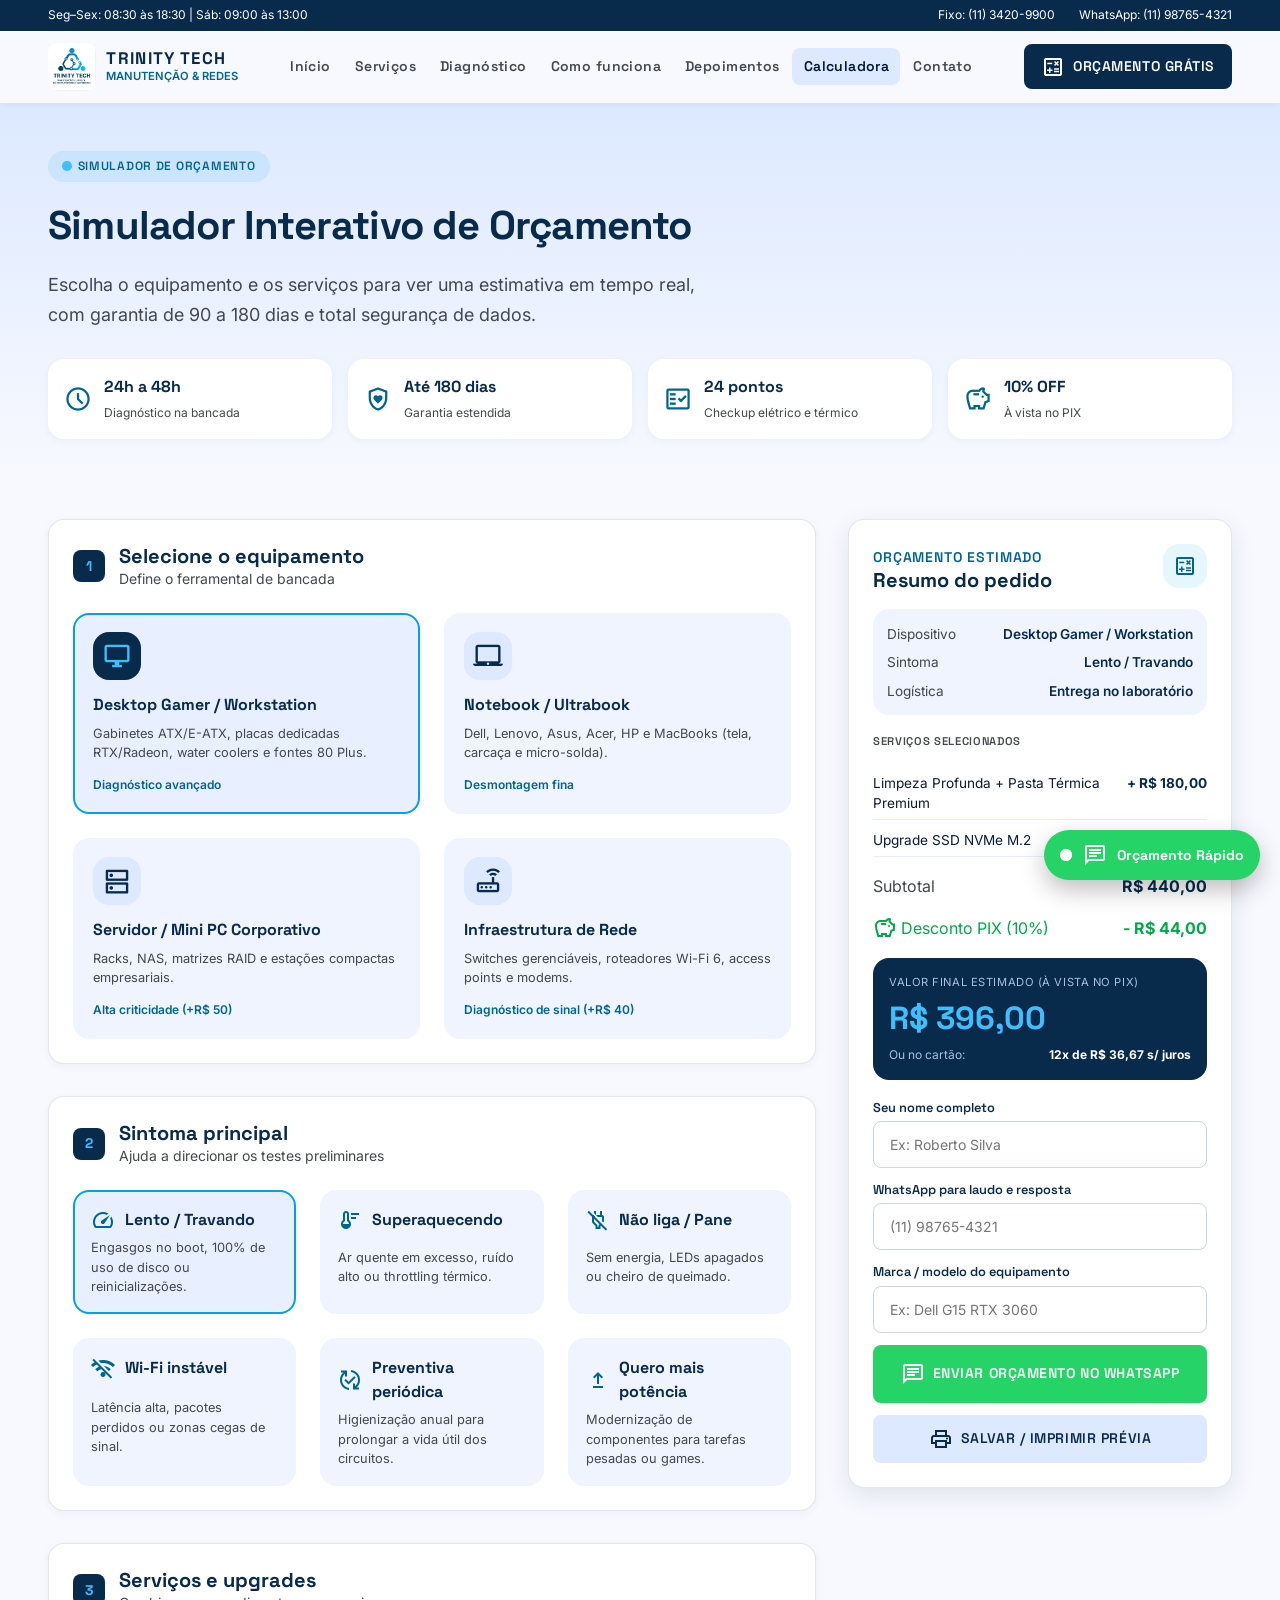
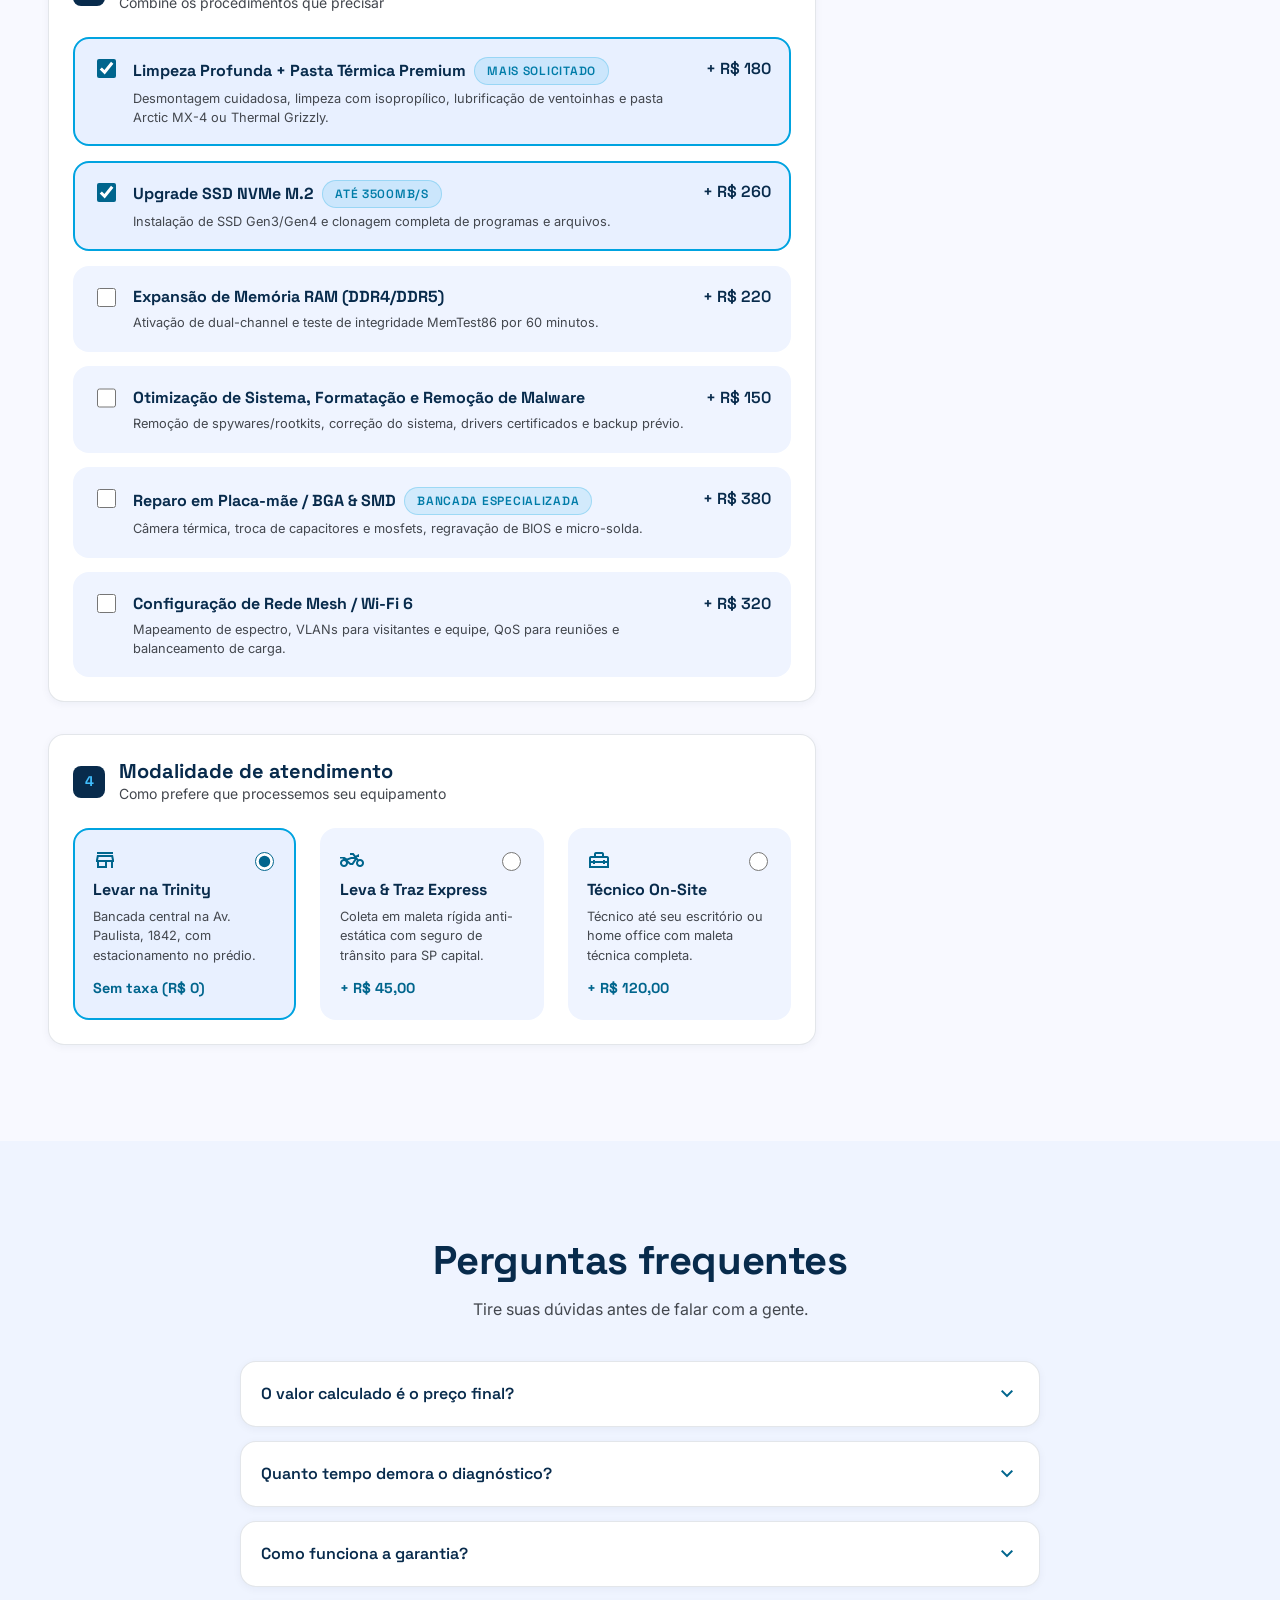
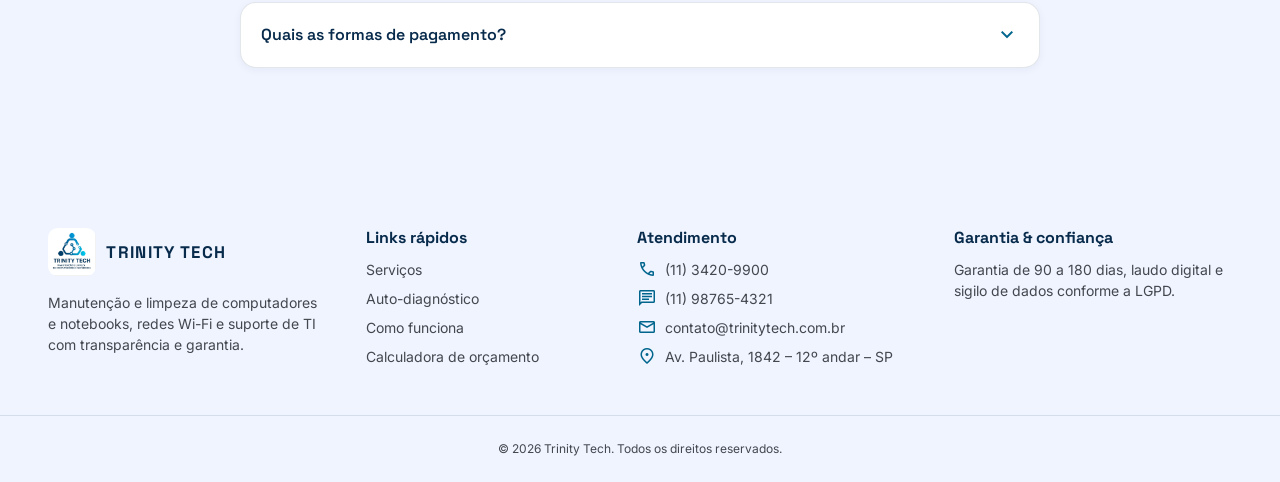
<file: orcamento.html>
<!DOCTYPE html>
<html lang="pt-BR">
<head>
<meta charset="utf-8">
<meta name="viewport" content="width=device-width, initial-scale=1">
<title>Calculadora de Orçamento | Trinity Tech</title>
<meta name="description" content="Simule em tempo real o orçamento de manutenção, limpeza, upgrades e redes para seu computador ou notebook.">
<meta name="theme-color" content="#082b4c">
<link rel="icon" type="image/png" href="assets/img/logo.png">
<link rel="preconnect" href="https://fonts.googleapis.com">
<link rel="preconnect" href="https://fonts.gstatic.com" crossorigin>
<link href="https://fonts.googleapis.com/css2?family=Inter:wght@400;500;600&family=Space+Grotesk:wght@500;600;700&display=swap" rel="stylesheet">
<link href="https://fonts.googleapis.com/css2?family=Material+Symbols+Outlined:opsz,wght,FILL,GRAD@24,400,0,0&display=swap" rel="stylesheet">
<link rel="stylesheet" href="css/style.css">
</head>
<body>
<header class="site-header">
  <div class="topbar"><div class="container topbar-in">
    <span>Seg–Sex: 08:30 às 18:30 | Sáb: 09:00 às 13:00</span>
    <span class="topbar-r"><span>Fixo: (11) 3420-9900</span><span>WhatsApp: (11) 98765-4321</span></span>
  </div></div>
  <div class="container nav-row">
    <a class="brand" href="index.html" aria-label="Trinity Tech - início">
      <img src="assets/img/logo.png" alt="Logo Trinity Tech" width="48" height="48">
      <span><strong>Trinity Tech</strong><small>Manutenção &amp; Redes</small></span>
    </a>
    <nav id="menu" class="nav" aria-label="Principal"><a href="index.html">Início</a><a href="index.html#servicos">Serviços</a><a href="index.html#diagnostico">Diagnóstico</a><a href="index.html#processo">Como funciona</a><a href="index.html#depoimentos">Depoimentos</a><a href="orcamento.html" aria-current="page">Calculadora</a><a href="index.html#contato">Contato</a></nav>
    <a class="btn btn-navy nav-cta" href="orcamento.html"><span class="material-symbols-outlined " aria-hidden="true">calculate</span><span>Orçamento Grátis</span></a>
    <button class="menu-btn" id="menu-btn" aria-label="Abrir menu" aria-expanded="false" aria-controls="menu"><span class="material-symbols-outlined " aria-hidden="true">menu</span></button>
  </div>
</header>
<main>

<section class="page-hero"><div class="container">
  <span class="pill pill-light"><i class="dot"></i>Simulador de orçamento</span>
  <h1>Simulador Interativo de Orçamento</h1>
  <p class="lead">Escolha o equipamento e os serviços para ver uma estimativa em tempo real, com garantia de 90 a 180 dias e total segurança de dados.</p>
  <ul class="metrics"><li><span class="material-symbols-outlined " aria-hidden="true">schedule</span><span><strong>24h a 48h</strong><small>Diagnóstico na bancada</small></span></li><li><span class="material-symbols-outlined " aria-hidden="true">shield_with_heart</span><span><strong>Até 180 dias</strong><small>Garantia estendida</small></span></li><li><span class="material-symbols-outlined " aria-hidden="true">fact_check</span><span><strong>24 pontos</strong><small>Checkup elétrico e térmico</small></span></li><li><span class="material-symbols-outlined " aria-hidden="true">savings</span><span><strong>10% OFF</strong><small>À vista no PIX</small></span></li></ul>
</div></section>

<section class="section tight"><div class="container calc">
  <div class="calc-main">
    <div class="card panel"><header><span class="n">1</span><div><h2>Selecione o equipamento</h2><p>Define o ferramental de bancada</p></div></header><div class="grid g2" id="devices"><button type="button" class="opt active" data-device="Desktop Gamer / Workstation" data-fee="0" aria-pressed="true"><span class="ico"><span class="material-symbols-outlined " aria-hidden="true">desktop_windows</span></span><strong>Desktop Gamer / Workstation</strong><span class="d">Gabinetes ATX/E-ATX, placas dedicadas RTX/Radeon, water coolers e fontes 80 Plus.</span><span class="tag">Diagnóstico avançado</span></button><button type="button" class="opt" data-device="Notebook / Ultrabook" data-fee="0" aria-pressed="false"><span class="ico"><span class="material-symbols-outlined " aria-hidden="true">laptop_mac</span></span><strong>Notebook / Ultrabook</strong><span class="d">Dell, Lenovo, Asus, Acer, HP e MacBooks (tela, carcaça e micro-solda).</span><span class="tag">Desmontagem fina</span></button><button type="button" class="opt" data-device="Servidor / Mini PC Corporativo" data-fee="50" aria-pressed="false"><span class="ico"><span class="material-symbols-outlined " aria-hidden="true">dns</span></span><strong>Servidor / Mini PC Corporativo</strong><span class="d">Racks, NAS, matrizes RAID e estações compactas empresariais.</span><span class="tag">Alta criticidade (+R$ 50)</span></button><button type="button" class="opt" data-device="Infraestrutura de Rede" data-fee="40" aria-pressed="false"><span class="ico"><span class="material-symbols-outlined " aria-hidden="true">router</span></span><strong>Infraestrutura de Rede</strong><span class="d">Switches gerenciáveis, roteadores Wi-Fi 6, access points e modems.</span><span class="tag">Diagnóstico de sinal (+R$ 40)</span></button></div></div>
    <div class="card panel"><header><span class="n">2</span><div><h2>Sintoma principal</h2><p>Ajuda a direcionar os testes preliminares</p></div></header><div class="grid g3" id="symptoms"><button type="button" class="opt opt-sm active" data-symptom="Lento / Travando" aria-pressed="true"><span class="opt-h"><span class="material-symbols-outlined " aria-hidden="true">speed</span><strong>Lento / Travando</strong></span><span class="d">Engasgos no boot, 100% de uso de disco ou reinicializações.</span></button><button type="button" class="opt opt-sm" data-symptom="Superaquecendo" aria-pressed="false"><span class="opt-h"><span class="material-symbols-outlined " aria-hidden="true">thermostat</span><strong>Superaquecendo</strong></span><span class="d">Ar quente em excesso, ruído alto ou throttling térmico.</span></button><button type="button" class="opt opt-sm" data-symptom="Não liga / Pane" aria-pressed="false"><span class="opt-h"><span class="material-symbols-outlined " aria-hidden="true">power_off</span><strong>Não liga / Pane</strong></span><span class="d">Sem energia, LEDs apagados ou cheiro de queimado.</span></button><button type="button" class="opt opt-sm" data-symptom="Wi-Fi instável" aria-pressed="false"><span class="opt-h"><span class="material-symbols-outlined " aria-hidden="true">wifi_off</span><strong>Wi-Fi instável</strong></span><span class="d">Latência alta, pacotes perdidos ou zonas cegas de sinal.</span></button><button type="button" class="opt opt-sm" data-symptom="Preventiva periódica" aria-pressed="false"><span class="opt-h"><span class="material-symbols-outlined " aria-hidden="true">published_with_changes</span><strong>Preventiva periódica</strong></span><span class="d">Higienização anual para prolongar a vida útil dos circuitos.</span></button><button type="button" class="opt opt-sm" data-symptom="Quero mais potência" aria-pressed="false"><span class="opt-h"><span class="material-symbols-outlined " aria-hidden="true">upgrade</span><strong>Quero mais potência</strong></span><span class="d">Modernização de componentes para tarefas pesadas ou games.</span></button></div></div>
    <div class="card panel"><header><span class="n">3</span><div><h2>Serviços e upgrades</h2><p>Combine os procedimentos que precisar</p></div></header><div class="stack" id="services"><label class="check-card"><input type="checkbox" class="svc-in" value="180" data-name="Limpeza Profunda + Pasta Térmica Premium" checked><span class="cc-main"><span class="cc-t"><strong>Limpeza Profunda + Pasta Térmica Premium</strong><span class=chip>Mais solicitado</span></span><span class="d">Desmontagem cuidadosa, limpeza com isopropílico, lubrificação de ventoinhas e pasta Arctic MX-4 ou Thermal Grizzly.</span></span><span class="cc-p">+ R$ 180</span></label><label class="check-card"><input type="checkbox" class="svc-in" value="260" data-name="Upgrade SSD NVMe M.2" checked><span class="cc-main"><span class="cc-t"><strong>Upgrade SSD NVMe M.2</strong><span class=chip>Até 3500MB/s</span></span><span class="d">Instalação de SSD Gen3/Gen4 e clonagem completa de programas e arquivos.</span></span><span class="cc-p">+ R$ 260</span></label><label class="check-card"><input type="checkbox" class="svc-in" value="220" data-name="Expansão de Memória RAM (DDR4/DDR5)"><span class="cc-main"><span class="cc-t"><strong>Expansão de Memória RAM (DDR4/DDR5)</strong></span><span class="d">Ativação de dual-channel e teste de integridade MemTest86 por 60 minutos.</span></span><span class="cc-p">+ R$ 220</span></label><label class="check-card"><input type="checkbox" class="svc-in" value="150" data-name="Otimização de Sistema, Formatação e Remoção de Malware"><span class="cc-main"><span class="cc-t"><strong>Otimização de Sistema, Formatação e Remoção de Malware</strong></span><span class="d">Remoção de spywares/rootkits, correção do sistema, drivers certificados e backup prévio.</span></span><span class="cc-p">+ R$ 150</span></label><label class="check-card"><input type="checkbox" class="svc-in" value="380" data-name="Reparo em Placa-mãe / BGA & SMD"><span class="cc-main"><span class="cc-t"><strong>Reparo em Placa-mãe / BGA & SMD</strong><span class=chip>Bancada especializada</span></span><span class="d">Câmera térmica, troca de capacitores e mosfets, regravação de BIOS e micro-solda.</span></span><span class="cc-p">+ R$ 380</span></label><label class="check-card"><input type="checkbox" class="svc-in" value="320" data-name="Configuração de Rede Mesh / Wi-Fi 6"><span class="cc-main"><span class="cc-t"><strong>Configuração de Rede Mesh / Wi-Fi 6</strong></span><span class="d">Mapeamento de espectro, VLANs para visitantes e equipe, QoS para reuniões e balanceamento de carga.</span></span><span class="cc-p">+ R$ 320</span></label></div></div>
    <div class="card panel"><header><span class="n">4</span><div><h2>Modalidade de atendimento</h2><p>Como prefere que processemos seu equipamento</p></div></header><div class="grid g3" id="logistics"><label class="check-card col"><span class="cc-top"><span class="material-symbols-outlined " aria-hidden="true">store</span><input type="radio" name="logistics" value="0" data-name="Entrega no laboratório (Paulista)" checked></span><strong>Levar na Trinity</strong><span class="d">Bancada central na Av. Paulista, 1842, com estacionamento no prédio.</span><span class="price">Sem taxa (R$ 0)</span></label><label class="check-card col"><span class="cc-top"><span class="material-symbols-outlined " aria-hidden="true">two_wheeler</span><input type="radio" name="logistics" value="45" data-name="Coleta e entrega express"></span><strong>Leva & Traz Express</strong><span class="d">Coleta em maleta rígida anti-estática com seguro de trânsito para SP capital.</span><span class="price">+ R$ 45,00</span></label><label class="check-card col"><span class="cc-top"><span class="material-symbols-outlined " aria-hidden="true">home_repair_service</span><input type="radio" name="logistics" value="120" data-name="Técnico on-site"></span><strong>Técnico On-Site</strong><span class="d">Técnico até seu escritório ou home office com maleta técnica completa.</span><span class="price">+ R$ 120,00</span></label></div></div>
  </div>
  <aside class="summary card" aria-label="Resumo do orçamento">
    <header><div><small class="eyebrow">Orçamento estimado</small><h2>Resumo do pedido</h2></div><span class="ico sm"><span class="material-symbols-outlined " aria-hidden="true">calculate</span></span></header>
    <dl class="sum-meta"><div><dt>Dispositivo</dt><dd id="s-device"></dd></div><div><dt>Sintoma</dt><dd id="s-symptom"></dd></div><div><dt>Logística</dt><dd id="s-logistics"></dd></div></dl>
    <p class="sum-label">Serviços selecionados</p>
    <div class="sum-list" id="s-list"></div>
    <div class="sum-line"><span>Subtotal</span><strong id="s-subtotal"></strong></div>
    <div class="sum-line disc"><span><span class="material-symbols-outlined " aria-hidden="true">savings</span> Desconto PIX (10%)</span><strong id="s-discount"></strong></div>
    <div class="total"><small>Valor final estimado (à vista no PIX)</small><strong id="s-total"></strong><div><span>Ou no cartão:</span><b id="s-inst"></b></div></div>
    <form id="lead-form" class="form compact" novalidate>
      <label>Seu nome completo<input id="lead-name" placeholder="Ex: Roberto Silva" required autocomplete="name"></label>
      <label>WhatsApp para laudo e resposta<input id="lead-phone" type="tel" placeholder="(11) 98765-4321" required autocomplete="tel"></label>
      <label>Marca / modelo do equipamento<input id="lead-specs" placeholder="Ex: Dell G15 RTX 3060"></label>
      <button class="btn btn-wa btn-lg btn-block" type="submit"><span class="material-symbols-outlined " aria-hidden="true">chat</span><span>Enviar orçamento no WhatsApp</span></button>
      <button class="btn btn-soft btn-block" type="button" id="print-btn"><span class="material-symbols-outlined " aria-hidden="true">print</span><span>Salvar / imprimir prévia</span></button>
      <p class="form-err" id="lead-error" role="alert" hidden>Preencha nome e WhatsApp para enviar.</p>
    </form>
  </aside>
</div></section>

<section class="section section-alt"><div class="container narrow">
  <header class="sec-head center"><h2>Perguntas frequentes</h2><p>Tire suas dúvidas antes de falar com a gente.</p></header>
  <div class="stack"><details class="card faq"><summary>O valor calculado é o preço final?<span class="material-symbols-outlined " aria-hidden="true">expand_more</span></summary><p>O simulador dá uma estimativa para os serviços selecionados. Ao receber o equipamento na bancada, confirmamos se não há danos ocultos. Na maioria dos casos o valor se mantém.</p></details><details class="card faq"><summary>Quanto tempo demora o diagnóstico?<span class="material-symbols-outlined " aria-hidden="true">expand_more</span></summary><p>Preventivas e upgrades de SSD/RAM costumam levar 24 horas úteis. Panes elétricas complexas e recuperação de dados têm laudo em até 48 horas úteis.</p></details><details class="card faq"><summary>Como funciona a garantia?<span class="material-symbols-outlined " aria-hidden="true">expand_more</span></summary><p>Serviços de higienização e manutenção têm garantia de 90 dias. Componentes novos instalados por nós (SSD, RAM) têm garantia de 180 dias a 1 ano.</p></details><details class="card faq"><summary>Quais as formas de pagamento?<span class="material-symbols-outlined " aria-hidden="true">expand_more</span></summary><p>10% de desconto à vista no PIX. No cartão, até 12x sem juros. O pagamento é feito só após os testes e a sua aprovação.</p></details></div>
</div></section>

</main>
<a class="wa-float" href="https://wa.me/5511987654321?text=Ol%C3%A1%2C%20estou%20no%20site%20da%20Trinity%20Tech%20e%20gostaria%20de%20um%20or%C3%A7amento." target="_blank" rel="noopener noreferrer" aria-label="Chamar no WhatsApp">
  <span class="pulse"></span><span class="material-symbols-outlined " aria-hidden="true">chat</span><span class="wa-txt">Orçamento Rápido</span>
</a>
<footer class="site-footer">
  <div class="container foot-grid">
    <div>
      <a class="brand" href="index.html"><img src="assets/img/logo.png" alt="" width="48" height="48"><span><strong>Trinity Tech</strong></span></a>
      <p>Manutenção e limpeza de computadores e notebooks, redes Wi-Fi e suporte de TI com transparência e garantia.</p>
    </div>
    <div><h4>Links rápidos</h4><ul>
      <li><a href="index.html#servicos">Serviços</a></li><li><a href="index.html#diagnostico">Auto-diagnóstico</a></li>
      <li><a href="index.html#processo">Como funciona</a></li><li><a href="orcamento.html">Calculadora de orçamento</a></li></ul></div>
    <div><h4>Atendimento</h4><ul class="contact">
      <li><span class="material-symbols-outlined " aria-hidden="true">call</span>(11) 3420-9900</li><li><span class="material-symbols-outlined " aria-hidden="true">chat</span>(11) 98765-4321</li>
      <li><span class="material-symbols-outlined " aria-hidden="true">mail</span>contato@trinitytech.com.br</li><li><span class="material-symbols-outlined " aria-hidden="true">location_on</span>Av. Paulista, 1842 – 12º andar – SP</li></ul></div>
    <div><h4>Garantia &amp; confiança</h4><p>Garantia de 90 a 180 dias, laudo digital e sigilo de dados conforme a LGPD.</p></div>
  </div>
  <div class="container foot-copy">© <span id="ano">2026</span> Trinity Tech. Todos os direitos reservados.</div>
</footer>
<script src="js/main.js"></script>
<script src="js/calculadora.js"></script>
</body>
</html>
</file>
<file: css/style.css>
/* ===== Trinity Tech — Precision Tech Vanguard ===== */
:root{
  --primary:#00162e;--navy:#082b4c;--navy-2:#0c3b66;--cyan:#00a3e0;--cyan-d:#00658d;--cyan-l:#41befd;
  --wa:#25d366;--wa-d:#20ba59;--bg:#f8f9ff;--s1:#eff4ff;--s2:#e5eeff;--s3:#dce9ff;--white:#fff;
  --ink:#0b1c30;--muted:#43474e;--outline:#73777f;--line:rgba(100,116,139,.18);
  --err-bg:#ffdad6;--err:#93000a;--amber:#f59e0b;
  --r:.5rem;--r-lg:1rem;--r-xl:1.5rem;
  --ff-h:'Space Grotesk',system-ui,sans-serif;--ff-b:'Inter',system-ui,sans-serif;
  --shadow:0 2px 8px rgba(8,43,76,.05);--shadow-h:0 8px 24px rgba(0,163,224,.14);
}
*,*::before,*::after{box-sizing:border-box}
html{scroll-behavior:smooth;scroll-padding-top:110px}
body{margin:0;font-family:var(--ff-b);font-size:1rem;line-height:1.5;color:var(--ink);background:var(--bg);-webkit-font-smoothing:antialiased}
img{max-width:100%;display:block}
a{color:inherit;text-decoration:none}
ul,ol{margin:0;padding:0;list-style:none}
h1,h2,h3,h4,p,figure,blockquote,dl,dd{margin:0}
h1,h2,h3,h4{font-family:var(--ff-h);color:var(--navy);line-height:1.2}
button,input,select,textarea{font:inherit;color:inherit}
button{cursor:pointer}
:focus-visible{outline:2px solid var(--cyan);outline-offset:2px}
.material-symbols-outlined{font-size:24px;line-height:1;vertical-align:middle;user-select:none;flex-shrink:0}
.container{width:100%;max-width:1280px;margin:0 auto;padding:0 1.25rem}
.narrow{max-width:56rem}
@media(min-width:1024px){.container{padding:0 3rem}}

/* ---- Buttons / chips ---- */
.btn{display:inline-flex;align-items:center;justify-content:center;gap:.5rem;padding:.7rem 1.25rem;border:1.5px solid transparent;border-radius:var(--r);font-family:var(--ff-h);font-weight:600;font-size:.875rem;letter-spacing:.04em;text-transform:uppercase;transition:.2s;text-align:center}
.btn-lg{padding:1rem 1.5rem}
.btn-block{width:100%}
.btn-navy{background:var(--navy);color:#fff}.btn-navy:hover{background:var(--navy-2);border-color:var(--cyan)}
.btn-wa{background:var(--wa);color:#fff}.btn-wa:hover{background:var(--wa-d);transform:scale(1.02);box-shadow:0 4px 14px rgba(37,211,102,.35)}
.btn-glass{background:rgba(255,255,255,.12);color:#fff}.btn-glass:hover{background:rgba(255,255,255,.22)}
.btn-cyan{background:var(--cyan-l);color:var(--primary)}.btn-cyan:hover{background:#fff}
.btn-soft{background:var(--s3);color:var(--navy)}.btn-soft:hover{background:var(--s2)}
.chip,.pill{display:inline-flex;align-items:center;gap:.35rem;font-family:var(--ff-h);font-weight:600;font-size:.75rem;letter-spacing:.06em;text-transform:uppercase}
.chip{padding:.25rem .75rem;border-radius:9999px;background:rgba(0,163,224,.12);color:#007ca8;border:1px solid rgba(0,163,224,.25)}
.chip .material-symbols-outlined{font-size:16px}
.chip-err{background:var(--err-bg);color:var(--err);border-color:transparent}
.chip-solid{background:var(--cyan-l);color:var(--primary);border-color:transparent}
.pill{padding:.4rem .9rem;border-radius:9999px;background:rgba(65,190,253,.2);color:#c6e7ff}
.pill-light{background:rgba(0,163,224,.1);color:var(--cyan-d)}
.dot{width:.6rem;height:.6rem;border-radius:50%;background:var(--cyan-l);animation:pulse 2s infinite}
@keyframes pulse{50%{opacity:.35}}
.eyebrow{display:inline-flex;align-items:center;gap:.4rem;color:var(--cyan-d);font-family:var(--ff-h);font-weight:600;font-size:.875rem;letter-spacing:.06em;text-transform:uppercase}
.ico{display:inline-flex;align-items:center;justify-content:center;width:3.5rem;height:3.5rem;border-radius:var(--r-lg);background:rgba(0,163,224,.1);color:var(--cyan-d);transition:.2s}
.ico .material-symbols-outlined{font-size:30px}
.ico.sm{width:2.75rem;height:2.75rem}.ico.sm .material-symbols-outlined{font-size:24px}
.ico.dark{background:rgba(65,190,253,.2);color:var(--cyan-l)}

/* ---- Header ---- */
.site-header{position:sticky;top:0;z-index:50;background:rgba(248,249,255,.92);backdrop-filter:blur(14px);box-shadow:0 1px 8px rgba(8,43,76,.07)}
.topbar{display:none;background:var(--navy);color:#fff;font-size:.75rem;padding:.4rem 0}
.topbar-in,.topbar-r{display:flex;gap:1.5rem;align-items:center;justify-content:space-between;flex-wrap:wrap}
@media(min-width:768px){.topbar{display:block}}
.nav-row{display:flex;align-items:center;justify-content:space-between;gap:1rem;height:4.5rem}
.brand{display:flex;align-items:center;gap:.65rem}
.brand img{width:48px;height:48px;border-radius:.6rem;object-fit:cover}
.brand strong{display:block;font-family:var(--ff-h);font-size:1.05rem;text-transform:uppercase;letter-spacing:.08em;color:var(--navy);line-height:1.1}
.brand small{display:block;font-size:.7rem;color:var(--cyan-d);font-weight:600;text-transform:uppercase}
.nav{display:none;position:absolute;top:100%;left:0;right:0;flex-direction:column;background:var(--bg);padding:.75rem 1.25rem 1.25rem;box-shadow:0 12px 24px rgba(8,43,76,.12)}
.nav.open{display:flex}
.nav a{padding:.75rem;border-radius:var(--r);font-family:var(--ff-h);font-weight:600;font-size:.875rem;letter-spacing:.03em;color:var(--muted);transition:.15s}
.nav a:hover{color:var(--ink);background:var(--s1)}
.nav a[aria-current]{background:var(--s3);color:var(--primary)}
.nav-cta{display:none}
.menu-btn{display:inline-flex;padding:.5rem;border:0;border-radius:var(--r);background:var(--s3);color:var(--navy)}
@media(min-width:1100px){
  .nav{display:flex;position:static;flex-direction:row;gap:.1rem;padding:0;background:none;box-shadow:none}
  .nav a{padding:.5rem .7rem}
  .menu-btn{display:none}
}
@media(min-width:640px){.nav-cta{display:inline-flex;padding:.6rem 1rem}}

/* ---- Hero ---- */
.hero,.page-hero{position:relative;overflow:hidden;color:#fff;background:var(--navy)}
.hero::before{content:"";position:absolute;inset:0;opacity:.1;background-image:url("data:image/svg+xml,%3Csvg xmlns='http://www.w3.org/2000/svg' width='64' height='64'%3E%3Cpath d='M16 0v16h16v16h32M0 48h32v16' fill='none' stroke='%23fff' stroke-width='1.5'/%3E%3Ccircle cx='16' cy='16' r='3' fill='%23fff'/%3E%3Ccircle cx='32' cy='32' r='3' fill='%23fff'/%3E%3Ccircle cx='48' cy='16' r='2' fill='%23fff'/%3E%3Ccircle cx='32' cy='48' r='2.5' fill='%23fff'/%3E%3C/svg%3E")}
.hero::after,.page-hero::after{content:"";position:absolute;inset:0;pointer-events:none;background:radial-gradient(circle at top right,rgba(0,163,224,.25),transparent 55%),radial-gradient(circle at bottom left,rgba(0,101,141,.35),transparent 50%)}
.hero-grid{position:relative;z-index:1;display:grid;gap:3rem;padding-top:4rem;padding-bottom:4rem;align-items:center}
.hero h1{font-size:2.25rem;line-height:1.15;letter-spacing:-.02em;color:#fff;margin:1.25rem 0}
.hero h1 em{font-style:normal;color:var(--cyan-l)}
.lead{font-size:1.125rem;line-height:1.7;color:#a9c0de;max-width:42rem}
.cta-row{display:flex;flex-wrap:wrap;gap:1rem;margin:2rem 0 1.5rem}
.trust{display:grid;grid-template-columns:repeat(2,1fr);gap:.75rem}
.trust li{display:flex;align-items:center;gap:.5rem;padding:.65rem;border-radius:var(--r);background:rgba(255,255,255,.08);font-size:.8rem;font-weight:500}
.trust .material-symbols-outlined{color:var(--cyan-l);font-size:20px}
.hero-card{background:var(--bg);border-radius:var(--r-xl);padding:.5rem;box-shadow:0 24px 48px rgba(0,0,0,.3);color:var(--ink)}
.photo{border-radius:var(--r-lg);overflow:hidden;height:20rem;background:linear-gradient(135deg,var(--navy-2),var(--cyan-d))}
.photo img{width:100%;height:100%;object-fit:cover}
.hc-body{padding:1.25rem;display:grid;gap:1rem}
.thermal{display:flex;align-items:center;justify-content:space-between;gap:1rem;padding:.9rem;border-radius:var(--r);background:var(--s1)}
.thermal small,.stats small,.mini-stats small{display:block;font-size:.75rem;color:var(--muted)}
.thermal small{text-transform:uppercase;font-weight:600}
.thermal strong{font-family:var(--ff-h);font-size:1.125rem;color:var(--navy)}
.stats{display:grid;grid-template-columns:repeat(3,1fr);gap:.5rem;text-align:center}
.stats div{background:var(--s2);padding:.65rem .25rem;border-radius:var(--r)}
.stats strong{font-family:var(--ff-h);font-size:1.05rem;color:var(--navy)}.stats .c{color:var(--cyan-d)}
@media(min-width:1024px){.hero-grid{grid-template-columns:7fr 5fr;padding-top:6rem;padding-bottom:6rem}.hero h1{font-size:3.5rem;line-height:1.14;letter-spacing:-.03em}.trust{grid-template-columns:repeat(4,1fr)}}

/* ---- Sections ---- */
.section{padding:4rem 0}.section.tight{padding-top:2rem}
.section-alt{background:var(--s1)}
.sec-head{max-width:42rem;margin-bottom:2.5rem;display:grid;gap:.75rem;justify-items:start}
.sec-head.center{margin-inline:auto;text-align:center;justify-items:center}
.sec-head h2,.contact-copy h2{font-size:1.75rem;line-height:1.2;letter-spacing:-.01em}
.sec-head p{color:var(--muted)}
@media(min-width:768px){.sec-head h2,.contact-copy h2{font-size:2.5rem;line-height:1.2}.section{padding:6rem 0}.section.tight{padding-top:2.5rem}}
.grid{display:grid;gap:1.5rem}
@media(min-width:768px){.g2{grid-template-columns:repeat(2,1fr)}.g3{grid-template-columns:repeat(2,1fr)}.g5{grid-template-columns:repeat(2,1fr)}}
@media(min-width:1024px){.g3{grid-template-columns:repeat(3,1fr)}.g5{grid-template-columns:repeat(5,1fr)}}

/* ---- Cards ---- */
.card{background:var(--white);border:1px solid var(--line);border-radius:var(--r-lg);box-shadow:var(--shadow);transition:.25s}
.svc,.diag{overflow:hidden}
.svc:hover,.diag:hover,.dep:hover{border-color:rgba(0,163,224,.4);box-shadow:var(--shadow-h)}
.svc{display:flex;flex-direction:column;justify-content:space-between}
.svc-body{padding:2rem;display:grid;gap:1rem;justify-items:start}
.svc:hover .ico{background:var(--cyan-d);color:#fff}
.svc h3{font-size:1.375rem;line-height:1.3}
.svc p,.diag p{font-size:.875rem;color:var(--muted);line-height:1.6}
.checks{display:grid;gap:.5rem;font-size:.8rem}
.checks li{display:flex;align-items:center;gap:.5rem}
.checks .material-symbols-outlined{color:var(--cyan-d);font-size:18px}
.svc-foot{display:flex;align-items:center;justify-content:space-between;gap:1rem;padding:1.25rem 2rem;background:var(--s1);font-family:var(--ff-h);font-size:.875rem;color:var(--navy)}
.link{display:inline-flex;align-items:center;gap:.25rem;color:var(--cyan-d);font-family:var(--ff-h);font-weight:600}
.link:hover{text-decoration:underline}.link .material-symbols-outlined{font-size:18px}
.corp{grid-column:1/-1;padding:2rem;display:grid;gap:1.1rem;color:#fff;background:linear-gradient(120deg,var(--navy),var(--primary));border:0;box-shadow:0 12px 32px rgba(8,43,76,.25)}
.corp h3{color:#fff;font-size:1.375rem}
.corp p{color:#a9c0de;max-width:48rem}
.corp-top,.corp-foot{display:flex;flex-wrap:wrap;align-items:center;justify-content:space-between;gap:1rem}
.corp-feats{display:grid;gap:1rem}
.corp-feats div{display:flex;gap:.75rem;padding:.9rem;border-radius:var(--r-lg);background:rgba(255,255,255,.08);font-size:.8rem;color:#a9c0de}
.corp-feats strong{display:block;font-family:var(--ff-h);font-size:1rem;color:#fff}
.corp-feats .material-symbols-outlined{color:var(--cyan-l)}
.corp-foot span{font-size:.875rem;color:#a9c0de}
@media(min-width:768px){.corp-feats{grid-template-columns:1fr 1fr}}
@media(min-width:1024px){.corp{grid-column:span 2}}
.diag{padding:1.5rem;display:grid;gap:1rem;align-content:space-between}
.diag h3{font-size:1.125rem;line-height:1.4}
.sol{display:flex;align-items:center;justify-content:space-between;gap:1rem;padding:1rem;border-radius:var(--r-lg);background:var(--s2);margin-top:.5rem}
.sol-t{display:flex;align-items:center;gap:.75rem}
.sol-t>.material-symbols-outlined{color:var(--cyan-d);font-size:28px}
.sol small{display:block;font-family:var(--ff-h);font-weight:600;font-size:.7rem;text-transform:uppercase;letter-spacing:.06em;color:var(--cyan-d)}
.sol strong{font-size:.875rem;color:var(--navy);font-family:var(--ff-h)}
.sol-go{display:inline-flex;padding:.5rem;border-radius:var(--r);background:var(--navy);color:#fff;transition:.2s}.sol-go:hover{background:var(--cyan-d)}
.steps .step{padding:1.5rem;display:block}
.num{display:inline-flex;align-items:center;justify-content:center;width:2.5rem;height:2.5rem;margin-bottom:1rem;border-radius:var(--r-lg);background:var(--navy);color:var(--cyan-l);font-family:var(--ff-h);font-weight:700}
.num-hi{background:var(--cyan-d);color:#fff}
.step h3{font-size:1.05rem;margin-bottom:.5rem}.step p{font-size:.875rem;color:var(--muted)}
.banner{display:grid;margin-top:4rem;border-radius:var(--r-xl);overflow:hidden;background:var(--navy);color:#fff;box-shadow:0 12px 32px rgba(8,43,76,.2)}
.banner-txt{padding:2rem;display:grid;gap:1rem;justify-items:start}
.banner-txt h3{color:#fff;font-size:1.75rem}.banner-txt p{color:#a9c0de}
.mini-stats{display:flex;gap:2rem}.mini-stats strong{font-family:var(--ff-h);font-size:1.4rem;color:var(--cyan-l)}.mini-stats small{color:#a9c0de}
.banner-img{min-height:16rem;background:linear-gradient(135deg,var(--navy-2),var(--cyan-d))}.banner-img img{width:100%;height:100%;object-fit:cover}
@media(min-width:1024px){.banner{grid-template-columns:7fr 5fr}.banner-txt{padding:3rem}}
.dep{padding:1.5rem 1.5rem 0;display:flex;flex-direction:column;justify-content:space-between;overflow:hidden}
.stars{display:flex;color:var(--amber);margin-bottom:1rem}.stars .material-symbols-outlined{font-size:18px;font-variation-settings:'FILL' 1}
.dep blockquote{font-size:.9rem;line-height:1.7;margin-bottom:1.5rem}
.dep figcaption{display:flex;align-items:center;gap:.75rem;margin:0 -1.5rem;padding:1rem 1.5rem;background:rgba(220,233,255,.4)}
.dep strong{display:block;font-family:var(--ff-h);font-size:.9rem;color:var(--navy)}.dep small{font-size:.75rem;color:var(--muted)}
.avatar{display:inline-flex;align-items:center;justify-content:center;width:2.5rem;height:2.5rem;border-radius:50%;background:var(--navy);color:var(--cyan-l);font-weight:700;font-size:.85rem}

/* ---- Contact / forms ---- */
.contact-box{display:grid;gap:2.5rem;padding:2rem;border-radius:var(--r-xl);color:#fff;background:var(--navy);box-shadow:0 24px 48px rgba(8,43,76,.25);position:relative;overflow:hidden}
.contact-box::after{content:"";position:absolute;right:-5rem;bottom:-5rem;width:20rem;height:20rem;border-radius:50%;background:rgba(65,190,253,.1);filter:blur(40px);pointer-events:none}
.contact-box>*{position:relative;z-index:1}
.contact-copy{display:grid;gap:1.25rem;justify-items:start;align-content:center}
.contact-copy h2{color:#fff}.contact-copy>p{color:#a9c0de;line-height:1.7}
.benefits{display:grid;gap:.75rem;font-size:.875rem}.benefits li{display:flex;gap:.75rem;align-items:center}.benefits .material-symbols-outlined{color:var(--cyan-l)}
@media(min-width:1024px){.contact-box{grid-template-columns:1fr 1fr;padding:3.5rem;gap:3rem}}
.form{display:grid;gap:1rem;padding:2rem;border-radius:var(--r-lg);background:var(--bg);color:var(--ink)}
.form.compact{padding:0;background:none;gap:.75rem}
.form label{display:grid;gap:.25rem;font-family:var(--ff-h);font-weight:600;font-size:.8rem;color:var(--navy)}
.form input,.form select,.form textarea{width:100%;padding:.75rem 1rem;border:1px solid #cbd5e1;border-radius:var(--r);background:#fff;font-family:var(--ff-b);font-weight:400;font-size:.875rem;transition:.15s}
.form input:focus,.form select:focus,.form textarea:focus{outline:2px solid var(--cyan);outline-offset:0;border-color:transparent}
.form textarea{resize:vertical}
.row2{display:grid;gap:1rem}@media(min-width:640px){.row2{grid-template-columns:1fr 1fr}}
.form-msg{display:flex;align-items:center;gap:.5rem;padding:.75rem;border-radius:var(--r);background:var(--s3);color:var(--navy);font-size:.875rem}
.form-msg[hidden],.form-err[hidden]{display:none}
.form-msg .material-symbols-outlined{color:var(--cyan-d)}
.form-err{padding:.6rem .75rem;border-radius:var(--r);background:var(--err-bg);color:var(--err);font-size:.8rem}
input.invalid{border-color:#ba1a1a!important;outline:2px solid #ba1a1a}

/* ---- Calculadora ---- */
.page-hero{padding:3rem 0 2.5rem}.page-hero .container{position:relative;z-index:1;display:grid;gap:1.25rem;justify-items:start}
.page-hero{background:linear-gradient(180deg,var(--s3),var(--bg));color:var(--ink)}
.page-hero::after{display:none}
.page-hero h1{font-size:2rem;letter-spacing:-.02em}
.page-hero .lead{color:var(--muted)}
.metrics{display:grid;grid-template-columns:repeat(2,1fr);gap:1rem;width:100%;margin-top:.5rem}
.metrics li{display:flex;align-items:center;gap:.75rem;padding:1rem;border-radius:var(--r-lg);background:#fff;box-shadow:var(--shadow)}
.metrics .material-symbols-outlined{color:var(--cyan-d);font-size:28px}
.metrics strong{display:block;font-family:var(--ff-h);color:var(--navy)}.metrics small{font-size:.75rem;color:var(--muted)}
@media(min-width:768px){.metrics{grid-template-columns:repeat(4,1fr)}.page-hero h1{font-size:2.5rem}}
.calc{display:grid;gap:2rem;align-items:start}
@media(min-width:1024px){.calc{grid-template-columns:8fr 4fr}.summary{position:sticky;top:7.5rem}}
.calc-main{display:grid;gap:2rem}
.panel{padding:1.5rem}.panel>header{display:flex;gap:.9rem;align-items:center;margin-bottom:1.5rem}
.panel h2{font-size:1.25rem}.panel header p{font-size:.875rem;color:var(--muted)}
.n{display:inline-flex;align-items:center;justify-content:center;width:2rem;height:2rem;border-radius:var(--r);background:var(--navy);color:var(--cyan-l);font-family:var(--ff-h);font-weight:700;font-size:.875rem;flex-shrink:0}
.stack{display:grid;gap:.9rem}
.opt,.check-card{position:relative;display:grid;gap:.4rem;text-align:left;padding:1.1rem;border:2px solid transparent;border-radius:var(--r-lg);background:var(--s1);transition:.2s}
.opt:hover,.check-card:hover{background:var(--s3)}
.opt.active,.check-card:has(input:checked){border-color:var(--cyan);background:rgba(220,233,255,.65)}
.opt .ico{width:3rem;height:3rem;margin-bottom:.4rem;background:var(--s3);color:var(--navy)}
.opt.active .ico{background:var(--navy);color:var(--cyan-l)}
.opt strong,.check-card strong{font-family:var(--ff-h);color:var(--navy);font-size:1rem}
.opt-sm{padding:1rem}.opt-h{display:flex;align-items:center;gap:.6rem}.opt-h .material-symbols-outlined{color:var(--cyan-d)}
.d{font-size:.8rem;color:var(--muted);line-height:1.5}
.tag{margin-top:.5rem;font-size:.75rem;font-weight:600;color:var(--cyan-d)}
.check-card{cursor:pointer;grid-template-columns:auto 1fr auto;align-items:start;gap:.9rem}
.check-card.col{grid-template-columns:1fr;gap:.35rem}
.check-card input{width:1.2rem;height:1.2rem;accent-color:var(--cyan-d);cursor:pointer;margin-top:.15rem}
.cc-main{display:grid;gap:.25rem}.cc-t{display:flex;flex-wrap:wrap;align-items:center;gap:.5rem}
.cc-p{font-family:var(--ff-h);font-weight:600;color:var(--navy);white-space:nowrap}
.cc-top{display:flex;align-items:center;justify-content:space-between;color:var(--cyan-d)}
.price{margin-top:.5rem;font-family:var(--ff-h);font-weight:700;color:var(--cyan-d);font-size:.9rem}
.summary{padding:1.5rem;display:grid;gap:1.1rem;box-shadow:0 8px 24px rgba(8,43,76,.1)}
.summary>header{display:flex;justify-content:space-between;align-items:flex-start;gap:1rem}
.summary h2{font-size:1.25rem}
.sum-meta{display:grid;gap:.5rem;padding:.9rem;border-radius:var(--r-lg);background:var(--s1);font-size:.85rem}
.sum-meta div{display:flex;justify-content:space-between;gap:1rem}
.sum-meta dt{color:var(--muted)}.sum-meta dd{font-weight:600;color:var(--navy);text-align:right}
.sum-label{font-family:var(--ff-h);font-weight:600;font-size:.7rem;text-transform:uppercase;letter-spacing:.06em;color:var(--muted)}
.sum-list{display:grid;gap:.25rem;font-size:.85rem}
.sum-row{display:flex;justify-content:space-between;gap:.75rem;padding:.35rem 0;border-bottom:1px solid var(--s2)}
.sum-row span:first-child{min-width:0}.sum-row b{flex-shrink:0;color:var(--navy)}
.sum-row.extra{color:var(--cyan-d)}
.sum-empty{font-size:.8rem;font-style:italic;color:var(--muted)}
.sum-line{display:flex;justify-content:space-between;align-items:center;color:var(--muted)}
.sum-line strong{color:var(--navy)}.sum-line.disc,.sum-line.disc strong{color:#00a84c}
.sum-line.disc span{display:inline-flex;align-items:center;gap:.25rem}
.total{padding:1rem;border-radius:var(--r-lg);background:var(--navy);color:#fff;display:grid;gap:.25rem}
.total small{font-size:.7rem;text-transform:uppercase;letter-spacing:.05em;color:#a9c0de}
.total strong{font-family:var(--ff-h);font-size:2rem;color:var(--cyan-l)}
.total div{display:flex;justify-content:space-between;font-size:.75rem;color:#a9c0de}.total b{color:#fff}
.faq{padding:1.25rem;cursor:pointer}
.faq summary{display:flex;justify-content:space-between;gap:1rem;align-items:center;list-style:none;font-family:var(--ff-h);font-weight:600;color:var(--navy)}
.faq summary::-webkit-details-marker{display:none}
.faq summary .material-symbols-outlined{color:var(--cyan-d);transition:.2s}
.faq[open] summary .material-symbols-outlined{transform:rotate(180deg)}
.faq p{padding-top:.75rem;color:var(--muted)}

/* ---- Footer / float ---- */
.site-footer{background:var(--s1);padding:4rem 0 0}
.foot-grid{display:grid;gap:2.5rem}
@media(min-width:768px){.foot-grid{grid-template-columns:repeat(2,1fr)}}@media(min-width:1024px){.foot-grid{grid-template-columns:1.2fr 1fr 1.2fr 1.2fr}}
.site-footer h4{font-size:1rem;margin-bottom:.75rem}
.site-footer p,.site-footer li{font-size:.875rem;color:var(--muted)}
.site-footer .brand{margin-bottom:1rem}
.site-footer ul{display:grid;gap:.5rem}
.site-footer li a:hover{color:var(--cyan-d)}
.contact li{display:flex;gap:.5rem;align-items:center}.contact .material-symbols-outlined{color:var(--cyan-d);font-size:20px}
.foot-copy{margin-top:3rem;padding-top:1.5rem;padding-bottom:1.5rem;border-top:1px solid var(--line);text-align:center;font-size:.75rem;color:var(--muted)}
.wa-float{position:fixed;right:1.25rem;bottom:1.25rem;z-index:40;display:flex;align-items:center;gap:.65rem;padding:.8rem 1rem;border-radius:9999px;background:var(--wa);color:#fff;box-shadow:0 10px 25px rgba(0,0,0,.25);font-family:var(--ff-h);font-weight:700;font-size:.875rem;transition:.2s}
.wa-float:hover{background:var(--wa-d);transform:scale(1.05)}
.wa-float .pulse{position:relative;width:.75rem;height:.75rem;border-radius:50%;background:#fff}
.wa-float .pulse::after{content:"";position:absolute;inset:0;border-radius:50%;background:#fff;animation:ping 1.5s infinite}
@keyframes ping{to{transform:scale(2.6);opacity:0}}
.wa-txt{display:none}@media(min-width:640px){.wa-txt{display:inline}}

@media print{.site-header,.wa-float,.site-footer,.lead-hide,#lead-form,.page-hero{display:none!important}.calc{display:block}.summary{position:static;box-shadow:none}.calc-main{display:none}}
@media(prefers-reduced-motion:reduce){*{animation:none!important;transition:none!important;scroll-behavior:auto!important}}
</file>
